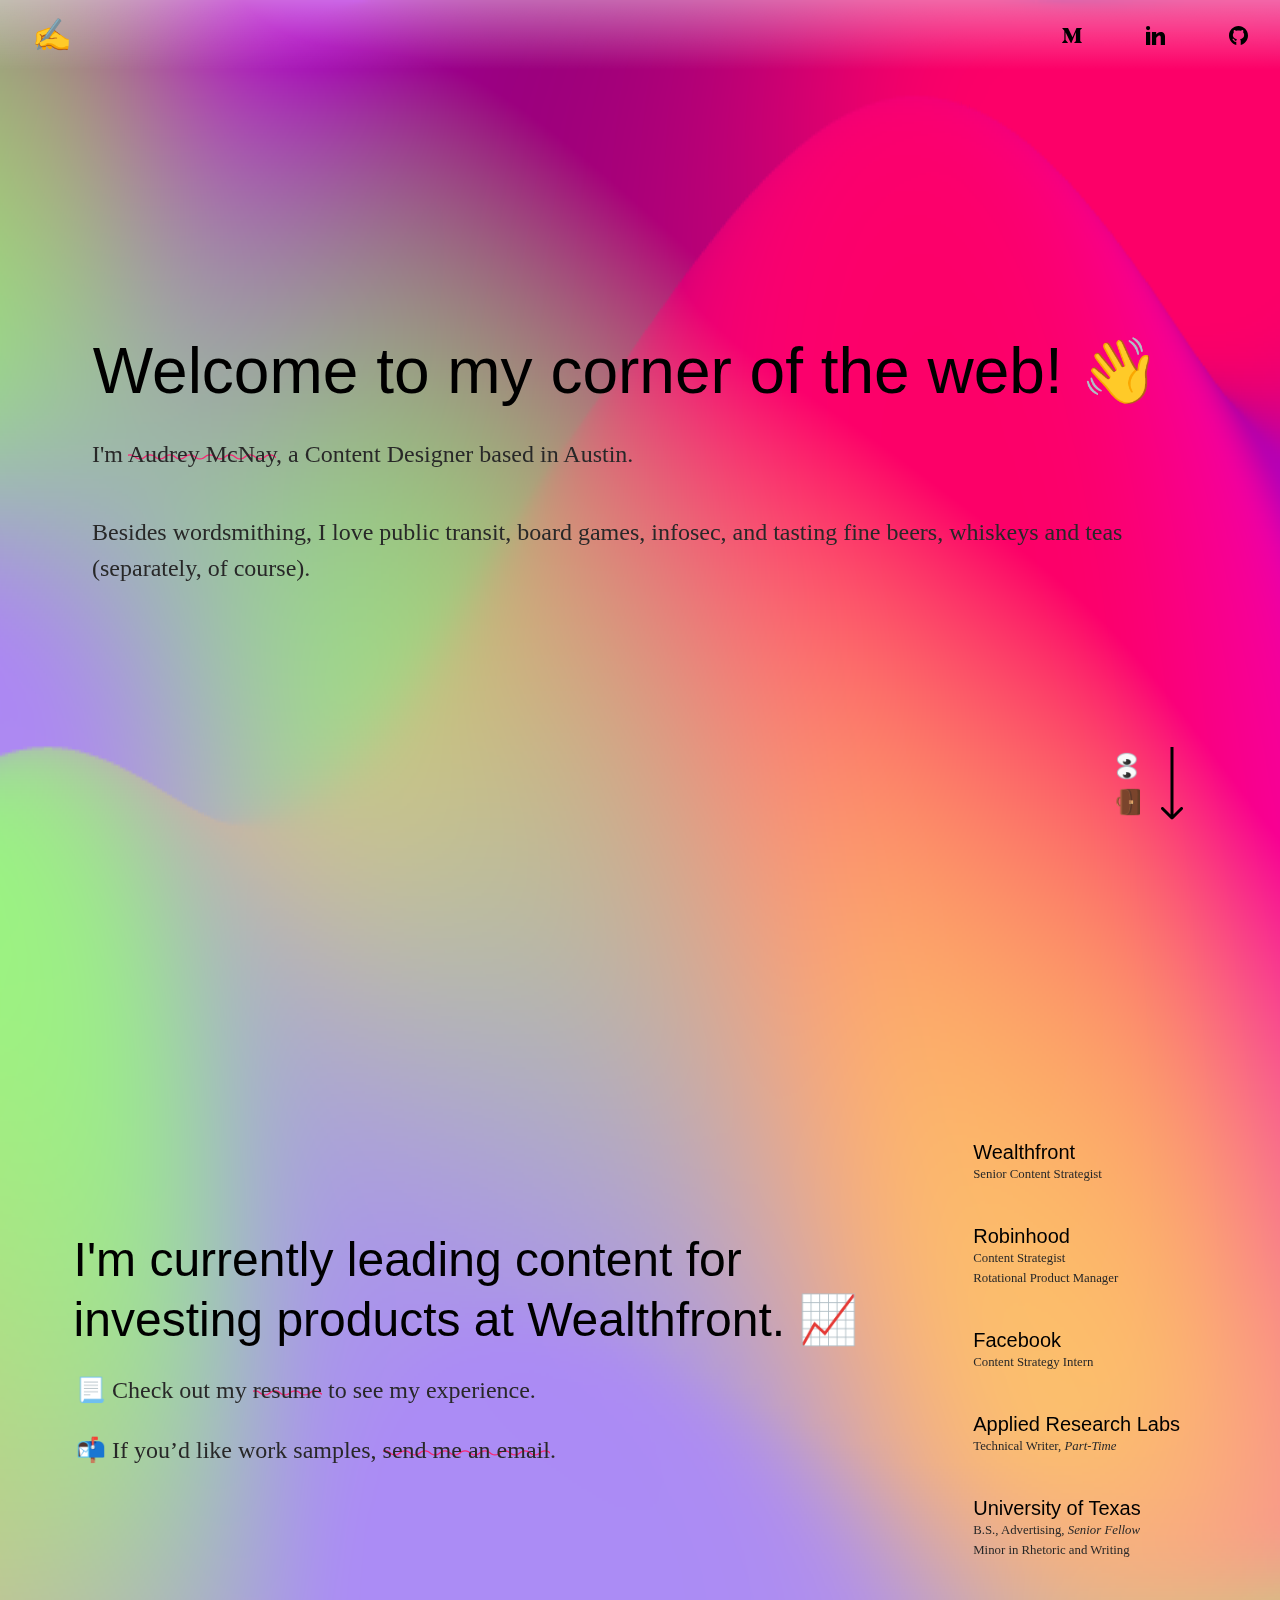
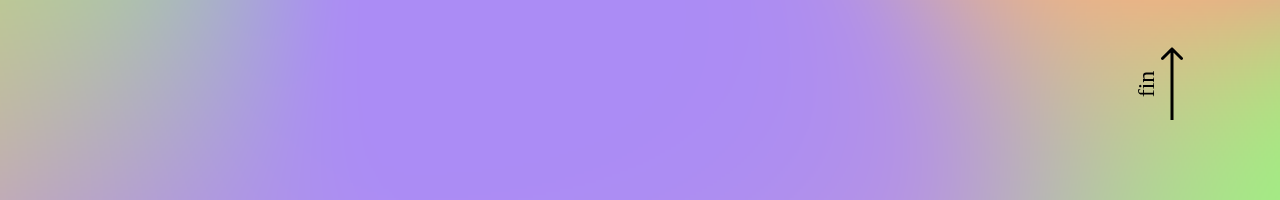
<file: index.html>
<!DOCTYPE html>
<html>
<head>
	<link rel="stylesheet" href="styles.css"> 
	<script src="canvas.js" async></script>
	<title>audrey.html</title>
	<meta name="viewport" content="width=device-width, initial-scale=1">
</head>
<style>
<link href="https://fonts.googleapis.com/css2?family=Inter&display=swap" rel="stylesheet">
</style>
<body>
<canvas id="bg-gradient" data-js-darken-top data-transition-in></canvas>
<div class="topnav">
	<a href="#home">✍️</a>
	<div class="topnav-right">
		<a href="https://medium.com/@audreylynnmcnay"><img src=./icons/medium.svg alt="medium logo"/></a>
		<a href="https://www.linkedin.com/in/audreymcnay/"><img src=./icons/linkedin.svg alt="linkedin logo"/></a>
		<a href="https://github.com/imthereal/"><img src=./icons/github.svg alt="github logo"/></a>
	</div>
</div>
<div class = "container" id="home">
		<a href="#work" id="scroll-down"><div class="arrow">
			<p>💼 👀</p>
			<img src = "./icons/arrow.svg"/>
	   </div></a>
	<div class="right-container">
        <h1>Welcome to my corner of the web! 👋 </h1>
     	<div class="hover_img">
		<p>I'm <a href="#">Audrey McNay<span><img src="./img/me.JPG" alt="Me at the beach with my dog" height="250" /></span></a>, a Content Designer based in Austin.</p></div>
		<br>
		<p>Besides wordsmithing, I love public transit, board games, infosec, and tasting fine beers, whiskeys and teas (separately, of course).</p>
	</div>
</div>
<div class = "container" id="work">
	<a href="#home"><div class="arrow">	
			<p>fin</p>
			<img src = "./icons/arrow.svg" class= "arrow-rotate"/>
	</div></a>
	<div class ="left-container">
		<h2>I'm currently leading content for investing products at Wealthfront. 📈</h2>
		<p>📃 Check out my <a href="./resume.pdf">resume</a> to see my experience.</p>
		<p>📬 If you’d like work samples, <a href="mailto:almcnay@gmail.com">send me an email</a>.</p>
	</div>
	<div class = "right-container">
		<div class = "work-container">
			<div class = "work">
				<div class = "job">
					<h2>Wealthfront</h2>
					<p>Senior Content Strategist</p>
				</div>
				<div class = "job">
					<h2>Robinhood</h2>
					<p>Content Strategist</p>
					<p>Rotational Product Manager</p>
				</div>
				<div class = "job">
					<h2>Facebook</h2>
					<p>Content Strategy Intern</p>
				</div>
				<div class = "job">
					<h2>Applied Research Labs</h2>
					<p>Technical Writer, <i>Part-Time</i></p>
				</div>
				<div class = "job">
					<h2>University of Texas</h2>
					<p>B.S., Advertising, <i>Senior Fellow</i></p>
					<p>Minor in Rhetoric and Writing</p>
				</div>
			</div>
		</div>
	</div>
</div> 
</body>
</file>
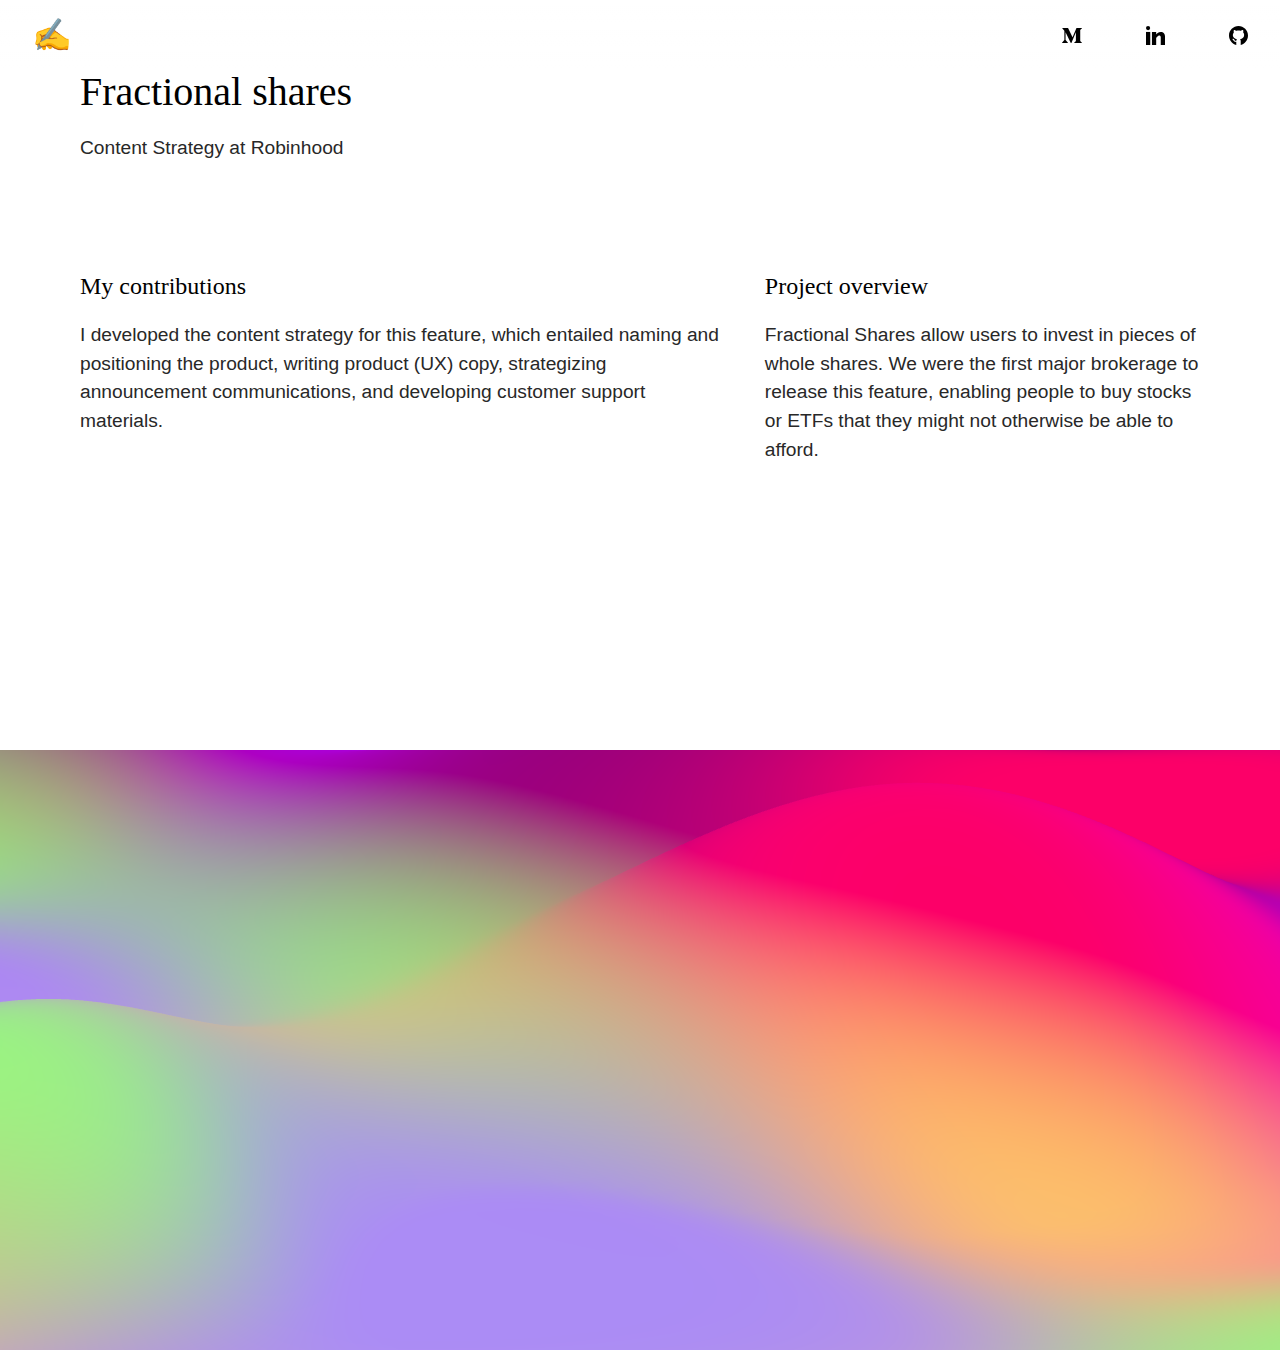
<file: fractional.html>
<!DOCTYPE html>
<html>
<head>
	<link rel="stylesheet" href="styles-work.css"> 
	<script src="canvas.js" async></script>
	<title>audrey.html</title>
	<meta name="viewport" content="width=device-width, initial-scale=1">
</head>
<style>
<link href="https://fonts.googleapis.com/css2?family=Inter&display=swap" rel="stylesheet">
</style>
<body>
<div class="topnav">
	<a href="index.html">✍️</a>
	<div class="topnav-right">
		<a href="https://medium.com/@audreylynnmcnay"><img src=./icons/medium.svg alt="medium logo"/></a>
		<a href="https://www.linkedin.com/in/audreymcnay/"><img src=./icons/linkedin.svg alt="linkedin logo"/></a>
		<a href="https://github.com/imthereal/"><img src=./icons/github.svg alt="github logo"/></a>
	</div>
</div>
<div class = "container" id="title">
	<div class="left-container">
        <h1>Fractional shares</h1>
		<p>Content Strategy at Robinhood</p>
	</div>
	<div class="right-container"></div>
</div>
<div class="container">
	<div class="left-container">
		<h2>My contributions</h2>
		<p>I developed the content strategy for this feature, which entailed naming and positioning the product, writing product (UX) copy, strategizing announcement communications, and developing customer support materials.</p>
	</div>
	<div class="right-container">
		<h2>Project overview</h2>
		<p>Fractional Shares allow users to invest in pieces of whole shares. We were the first major brokerage to release this feature, enabling people to buy stocks or ETFs that they might not otherwise be able to afford.</p>
	</div>
</div>
<div class="container"></div>
<canvas id="div-gradient" data-js-darken-top data-transition-in></canvas>
</body>
</file>
<file: styles.css>
/* Conditional for responsive */

@media only screen and (max-width: 600px) {

	html, body {
		font-size: 11px;
	}

	body img {
		max-width: 90%;
		max-height: 60vh;
	}
	body h1 {
		font-size: 3em;
	}
	body a {
		background: none;
		text-decoration: underline;
		text-decoration-style: wavy;
		text-decoration-color: #F92672;
	}

	body .container {
		height: 100vh;
		alignment-baseline: 100%;
		align-items: stretch;
		align-content: top;
		margin: 0em 0em 0em;
	}

	body .left-container {
		margin: 1em;
	}

	body .right-container {
		margin: 1em;
	}

	body div.arrow{
		display: none;
	}

	body .topnav a {
		font-size: 3em;
	}

} 

/* Base Styles */

html {
  scroll-behavior: smooth;
}

body {
  /*background: rgb(72,36,209);
  background: linear-gradient(90deg, rgba(72,36,209,1) 0%, rgba(159,90,230,1) 62%, rgba(225,149,254,1) 100%);*/
  background-color: #fff;
  margin: 0px;
  padding: 0px;
}

#bg-gradient {
  position: absolute;
  top:0;
  left:0;
  width: 100%;
  height: 200%;
  z-index:-1;
  --gradient-color-1: #91ff7d; 
  --gradient-color-2: #f78b9e; 
  --gradient-color-3: #ab8cf5;  
  --gradient-color-4: #fccd68;

  /*light
  --gradient-color-1: #C9FFBF; 
  --gradient-color-2: #FFAFBD; 
  --gradient-color-3: #daccfc;  
  --gradient-color-4: #ffe1a1;
  */
}

#div-gradient {
  width: 100%;
  height: 40%;
  --gradient-color-1: #91ff7d; 
  --gradient-color-2: #f78b9e; 
  --gradient-color-3: #ab8cf5;  
  --gradient-color-4: #fccd68;
  z-index: -1;

  /*light
  --gradient-color-1: #C9FFBF; 
  --gradient-color-2: #FFAFBD; 
  --gradient-color-3: #daccfc;  
  --gradient-color-4: #ffe1a1;
  */
}

h1 {
  font-style: normal;
  font-weight: 300;
  font-size: 4em;
  line-height: 1.25em;
  font-family: 'Inter', 'Helvetica', sans-serif;
  color: #000;
  margin: .2em;

}

h2 {
  font-style: normal;
  font-weight: 300;
  font-size: 3em;
  line-height: 1.25em;
  font-family: 'Inter', 'Helvetica', sans-serif;
  color: #000;
  margin: .2em;

}

p {
  font-style: normal;
  font-weight: normal;
  margin: .5em;
  font-size: 1.5em;
  font-family: 'Georgia', serif;
  color: #282828;
  line-height: 1.5em;

}

a {
  color: #282828;
  padding-bottom: 1em;
  background: url("./icons/wave.svg");
  background-repeat: repeat;
  background-position-x: 0%;
  background-position-y: 0%;
  background-size: auto auto;
  background-repeat: repeat-x;
  background-size: 20px .3em; 
  background-position: .5em .5em;
  animation: move 15s linear infinite;
  -webkit-animation: move 15s linear infinite;
  animation-play-state: paused;
  text-decoration: none;
  background-color: transparent;
  -webkit-text-decoration-skip: objects;
}

a:hover {
  animation-play-state: running;
}

@-webkit-keyframes move {
from {
    background-position: 2px 1em;
  }
  to {
    background-position: 500px 1em;
  }
}

@keyframe move {
from {
    background-position: 2px 1em;
  }
  to {
    background-position: 500px 1em;
  }
}

div.arrow{
	display: flex;
	flex-direction: row;
	align-items: center;
	position: absolute;
	right: 2em;
	bottom: 5em;
	z-index: 99;
}

.arrow p {
	transform: rotate(270deg);
	margin: 0px;
	display: flex;
	color: #000;
}

.arrow a {
	display: flex;
	text-decoration: none;
	background: none;
	margin: 0px;
	padding: 0px;
}

.arrow-rotate {
	transform: rotate(180deg);
}

/* Work */

.work-container {
	display: flex;
	flex-direction: row;
	position: relative;
}

.work {
	display: flex;
	flex-direction: column;
	margin: 1em;
	justify-content: space-evenly;
}

.job {
	display: flex;
	flex-direction: column;
	margin: 20px;
}

.job h2 {
	font-family: 'Inter', 'Helvetica', sans-serif;
	font-style: normal;
	font-weight: 400;
	font-size: 20px;
	padding: 0px;
	margin: 0px;
}

.job p {
	font-family: 'Georgia', serif;
	font-style: normal;
	font-weight: normal;
	font-size: .8em;
	padding: 0px;
	margin: 0px;
	color: #282828;
}

/* Nav */

.topnav {
  overflow: hidden;
  position: fixed;
  top: 0em;
  z-index: 100;
  background: linear-gradient(rgba(255, 255, 255, 0.4), rgba(255, 255, 255, 0.0));
  width: 100%;
}

.topnav a {
  position: relative;
  float: left;
  display: block;
  color: #282828;
  text-decoration: none;
  padding: .5em 1em .5em;
  font-size: 2em;
  background: none;
}

.topnav img {
  height: .6em;
}

.topnav-right {
  position: relative;
  float: right;
}


/* Flexbox */ 

.container {
  display: flex;
  height: 100vh;
  flex-basis: 100%;
  flex-wrap: wrap;
  flex-direction: row;
  justify-content: center;
  align-content: center;
  margin: 0em 4em;
  position: relative;
  -webkit-animation: fadein 2s; /* Safari, Chrome and Opera > 12.1 */
  -moz-animation: fadein 2s; /* Firefox < 16 */
  -ms-animation: fadein 2s; /* Internet Explorer */
  -o-animation: fadein 2s; /* Opera < 12.1 */
  animation: fadein 2s;

}

.container:target {
  -webkit-animation: fadein 2s; /* Safari, Chrome and Opera > 12.1 */
  -moz-animation: fadein 2s; /* Firefox < 16 */
  -ms-animation: fadein 2s; /* Internet Explorer */
  -o-animation: fadein 2s; /* Opera < 12.1 */
  animation: fadein 2s;

}

@keyframes fadein {
    from { opacity: 0; }
    to   { opacity: 1; }
}

/* Firefox < 16 */
@-moz-keyframes fadein {
    from { opacity: 0; }
    to   { opacity: 1; }
}

/* Safari, Chrome and Opera > 12.1 */
@-webkit-keyframes fadein {
    from { opacity: 0; }
    to   { opacity: 1; }
}

/* Internet Explorer */
@-ms-keyframes fadein {
    from { opacity: 0; }
    to   { opacity: 1; }
}

/* Opera < 12.1 */
@-o-keyframes fadein {
    from { opacity: 0; }
    to   { opacity: 1; }
}

.left-container {
  display: flex;
  flex-direction: column;
  flex: 5;
  justify-content: center;
  align-content: center;
  position: relative;
}

.right-container {
  display: flex;
  flex-direction: column;
  padding-left: 1em;
  justify-content: center;
  align-content: center;
  position: relative;
}

/* Fun */

.hover_img a {
  position:relative;
}

.hover_img a span {
  position:absolute;
  display:none;
  z-index: 99;
}

.hover_img img {
  width: 250px;
  height: 250px;
}

.hover_img a:hover span {
  display: inline-block;
  width: 250px;
  height: 250px;
}
</file>
<file: styles-work.css>
/* Conditional for responsive */

@media only screen and (max-width: 600px) {

	html, body {
		font-size: 11px;
	}

	body img {
		max-width: 90%;
		max-height: 60vh;
	}
	body h1 {
		font-size: 3em;
	}
	body a {
		background: none;
		text-decoration: underline;
		text-decoration-style: wavy;
		text-decoration-color: #F92672;
	}

	body .container {
    align-content: left;
    align-items: flex-start;
    justify-content: left;

	}

	body .left-container {
		margin: 1em;
    justify-content: left;

	}

	body .right-container {
		margin: 1em;
    justify-content: left;

	}

	body div.arrow{
		display: none;
	}

	body .topnav a {
		font-size: 3em;
	}

} 

/* Base Styles */

html {
  scroll-behavior: smooth;
}

body {
  /*background: rgb(72,36,209);
  background: linear-gradient(90deg, rgba(72,36,209,1) 0%, rgba(159,90,230,1) 62%, rgba(225,149,254,1) 100%);*/
  background-color: #fff;
  margin: 0px;
  padding: 0px;
}

#bg-gradient {
  position: absolute;
  top:0;
  left:0;
  width: 100%;
  height: 200%;
  z-index:-1;
  --gradient-color-1: #91ff7d; 
  --gradient-color-2: #f78b9e; 
  --gradient-color-3: #ab8cf5;  
  --gradient-color-4: #fccd68;

  /*light
  --gradient-color-1: #C9FFBF; 
  --gradient-color-2: #FFAFBD; 
  --gradient-color-3: #daccfc;  
  --gradient-color-4: #ffe1a1;
  */
}

#div-gradient {
  width: 100%;
  height: 40%;
  --gradient-color-1: #91ff7d; 
  --gradient-color-2: #f78b9e; 
  --gradient-color-3: #ab8cf5;  
  --gradient-color-4: #fccd68;
  z-index: -1;

  /*light
  --gradient-color-1: #C9FFBF; 
  --gradient-color-2: #FFAFBD; 
  --gradient-color-3: #daccfc;  
  --gradient-color-4: #ffe1a1;
  */
}

h1 {
  font-style: normal;
  font-weight: 300;
  font-size: 2.5em;
  font-family: 'Georgia', serif;
  color: #000;
}

h2 {
  font-style: normal;
  font-weight: 300;
  font-size: 1.5em;
  line-height: 1.25em;
  font-family: 'Georgia', serif;
  color: #000;
  margin-top: .2em;

}

p {
  font-style: normal;
  font-weight: 300;
  font-size: 1.2em;
  font-family: 'Inter', 'Helvetica', sans-serif;
  color: #282828;
  line-height: 1.5em;

}

.title p, h1 {
  margin: 0em;
}

a {
  color: #282828;
  padding-bottom: 1em;
  background: url("./icons/wave.svg");
  background-repeat: repeat;
  background-position-x: 0%;
  background-position-y: 0%;
  background-size: auto auto;
  background-repeat: repeat-x;
  background-size: 20px .3em; 
  background-position: .5em .5em;
  animation: move 15s linear infinite;
  -webkit-animation: move 15s linear infinite;
  animation-play-state: paused;
  text-decoration: none;
  background-color: transparent;
  -webkit-text-decoration-skip: objects;
}

a:hover {
  animation-play-state: running;
}

@-webkit-keyframes move {
from {
    background-position: 2px 1em;
  }
  to {
    background-position: 500px 1em;
  }
}

@keyframe move {
from {
    background-position: 2px 1em;
  }
  to {
    background-position: 500px 1em;
  }
}

div.arrow{
	display: flex;
	flex-direction: row;
	align-items: center;
	position: absolute;
	right: 2em;
	bottom: 5em;
	z-index: 99;
}

.arrow p {
	transform: rotate(270deg);
	margin: 0px;
	display: flex;
	color: #000;
}

.arrow a {
	display: flex;
	text-decoration: none;
	background: none;
	margin: 0px;
	padding: 0px;
}

.arrow-rotate {
	transform: rotate(180deg);
}

/* Work */

.work-container {
	display: flex;
	flex-direction: row;
	position: relative;
}

.work {
	display: flex;
	flex-direction: column;
	margin: 1em;
	justify-content: space-between;
}

.job {
	display: flex;
	flex-direction: column;
	margin: 20px;
}

.job h2 {
	font-family: 'Georgia', serif;
	font-style: normal;
	font-weight: 400;
	font-size: 20px;
	padding: 0px;
	margin: 0px;
}

.job p {
	font-family: 'Inter', 'Helvetica', sans-serif;
	font-style: normal;
	font-weight: normal;
	font-size: .8em;
	padding: 0px;
	margin: 0px;
	color: #282828;
}

/* Nav */

.topnav {
  overflow: hidden;
  position: fixed;
  top: 0em;
  z-index: 100;
  background: linear-gradient(rgba(255, 255, 255, 0.4), rgba(255, 255, 255, 0.0));
  width: 100%;
}

.topnav a {
  position: relative;
  float: left;
  display: block;
  color: #282828;
  text-decoration: none;
  padding: .5em 1em .5em;
  font-size: 2em;
  background: none;
}

.topnav img {
  height: .6em;
}

.topnav-right {
  position: relative;
  float: right;
}


/* Flexbox */ 

.container {
  display: flex;
  width: 90%;
  height: 250px;
  flex-basis: 100%;
  flex-flow: row wrap;
  justify-content: flex-start;
  align-content: center;
  margin: 0em 4em;
  position: relative;
  -webkit-animation: fadein 2s; /* Safari, Chrome and Opera > 12.1 */
  -moz-animation: fadein 2s; /* Firefox < 16 */
  -ms-animation: fadein 2s; /* Internet Explorer */
  -o-animation: fadein 2s; /* Opera < 12.1 */
  animation: fadein 2s;

}

.container:target {
  -webkit-animation: fadein 2s; /* Safari, Chrome and Opera > 12.1 */
  -moz-animation: fadein 2s; /* Firefox < 16 */
  -ms-animation: fadein 2s; /* Internet Explorer */
  -o-animation: fadein 2s; /* Opera < 12.1 */
  animation: fadein 2s;

}

@keyframes fadein {
    from { opacity: 0; }
    to   { opacity: 1; }
}

/* Firefox < 16 */
@-moz-keyframes fadein {
    from { opacity: 0; }
    to   { opacity: 1; }
}

/* Safari, Chrome and Opera > 12.1 */
@-webkit-keyframes fadein {
    from { opacity: 0; }
    to   { opacity: 1; }
}

/* Internet Explorer */
@-ms-keyframes fadein {
    from { opacity: 0; }
    to   { opacity: 1; }
}

/* Opera < 12.1 */
@-o-keyframes fadein {
    from { opacity: 0; }
    to   { opacity: 1; }
}

.left-container {
  flex: 3;
  position: relative;
  margin: 1em;
}

.right-container {
  flex: 2;
  position: relative;
  margin: 1em;
}

/* Fun */

.hover_img a {
  position:relative;
}

.hover_img a span {
  position:absolute;
  display:none;
  z-index: 99;
}

.hover_img img {
  width: 250px;
  height: 250px;
}

.hover_img a:hover span {
  display: inline-block;
  width: 250px;
  height: 250px;
}
</file>
